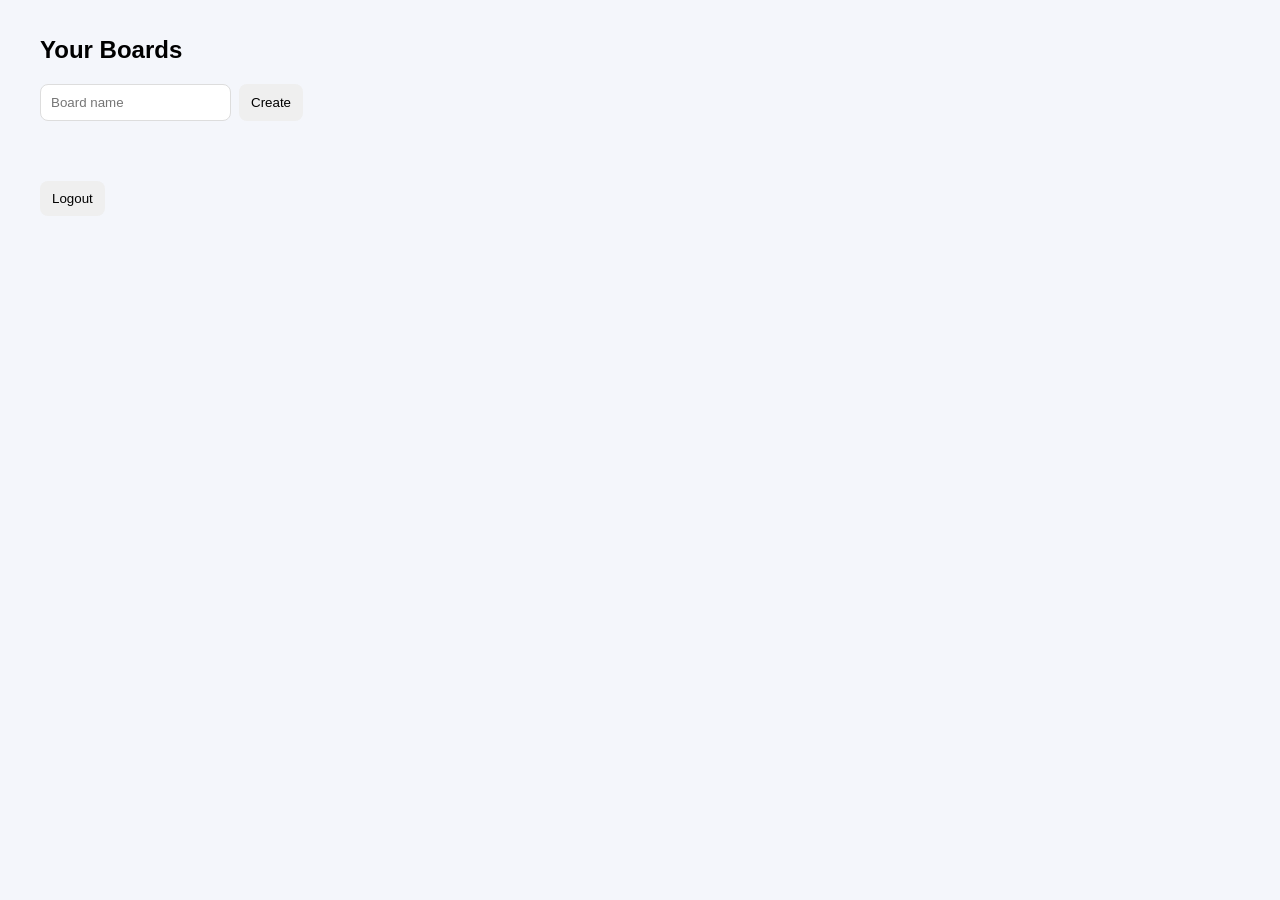
<file: frontend/dashboard.html>
<!doctype html>
<html>
<head>
  <meta charset="UTF-8">
  <title>Boards</title>
  <link rel="stylesheet" href="./style.css">
</head>
<body>

<div class="container">

<h2>Your Boards</h2>

<div class="row">
  <input id="boardName" placeholder="Board name">
  <button id="createBoard">Create</button>
</div>

<div id="boards" class="boardsGrid"></div>

<button class="logoutBtn" onclick="logout()">Logout</button>

</div>

<script src="./dashboard.js"></script>
</body>
</html>
</file>
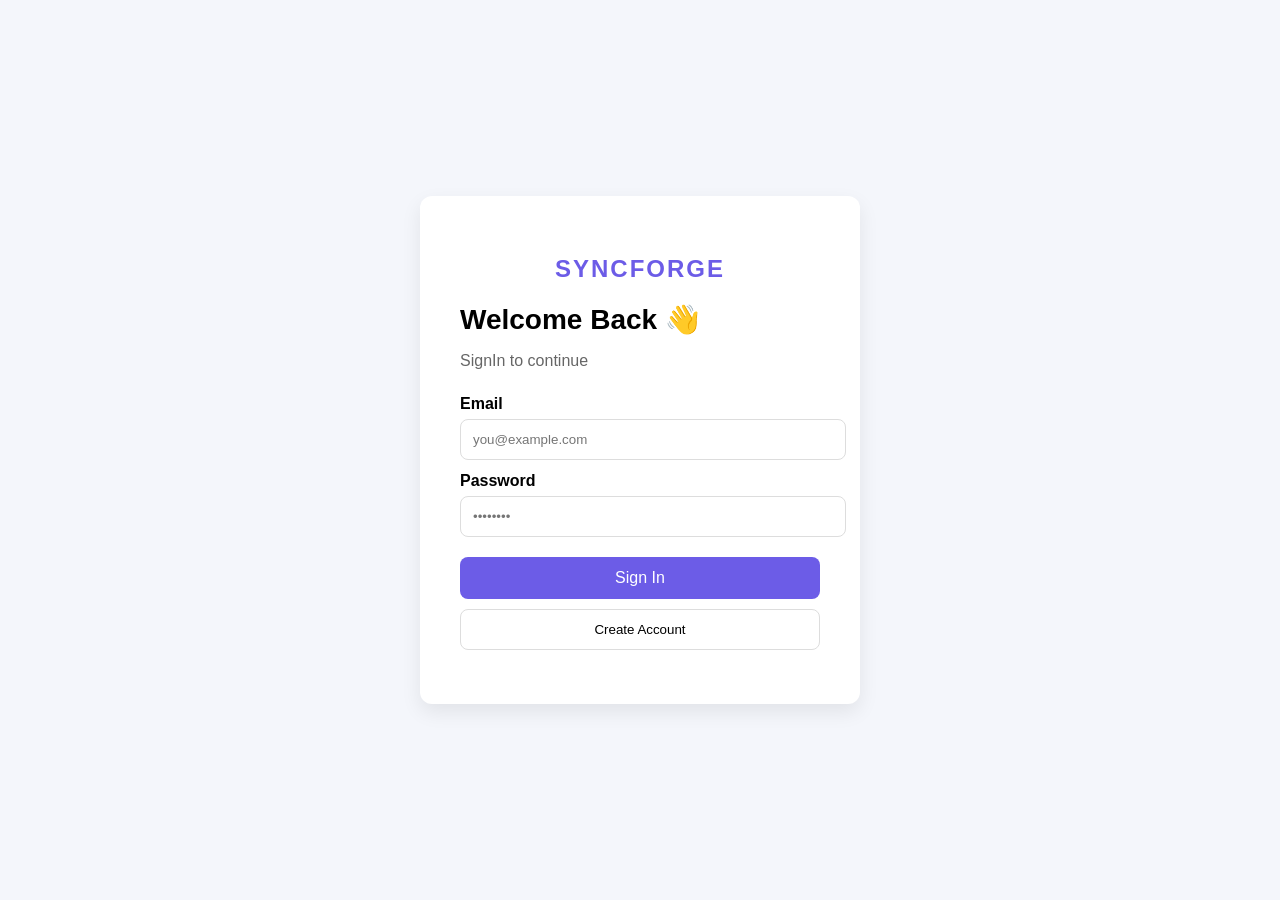
<file: frontend/login.html>
<!DOCTYPE html>
<html>
<head>
<meta charset="UTF-8">
<title>SyncForge Login</title>
<link rel="stylesheet" href="style.css">
</head>

<body>

<div class="loginContainer">

  <div class="loginCard">

    <h2 class="logo">SYNCFORGE</h2>

    <h1>Welcome Back 👋</h1>
    <p class="subtitle">SignIn to continue</p>

    <label>Email</label>
    <input id="email" placeholder="you@example.com">

    <label>Password</label>
    <input id="password" type="password" placeholder="••••••••">

    <button id="loginBtn">Sign In</button>

    <button id="registerBtn" class="signupBtn">
      Create Account
    </button>

    <p id="error"></p>

  </div>

</div>

<script src="login.js"></script>

</body>
</html>
</file>
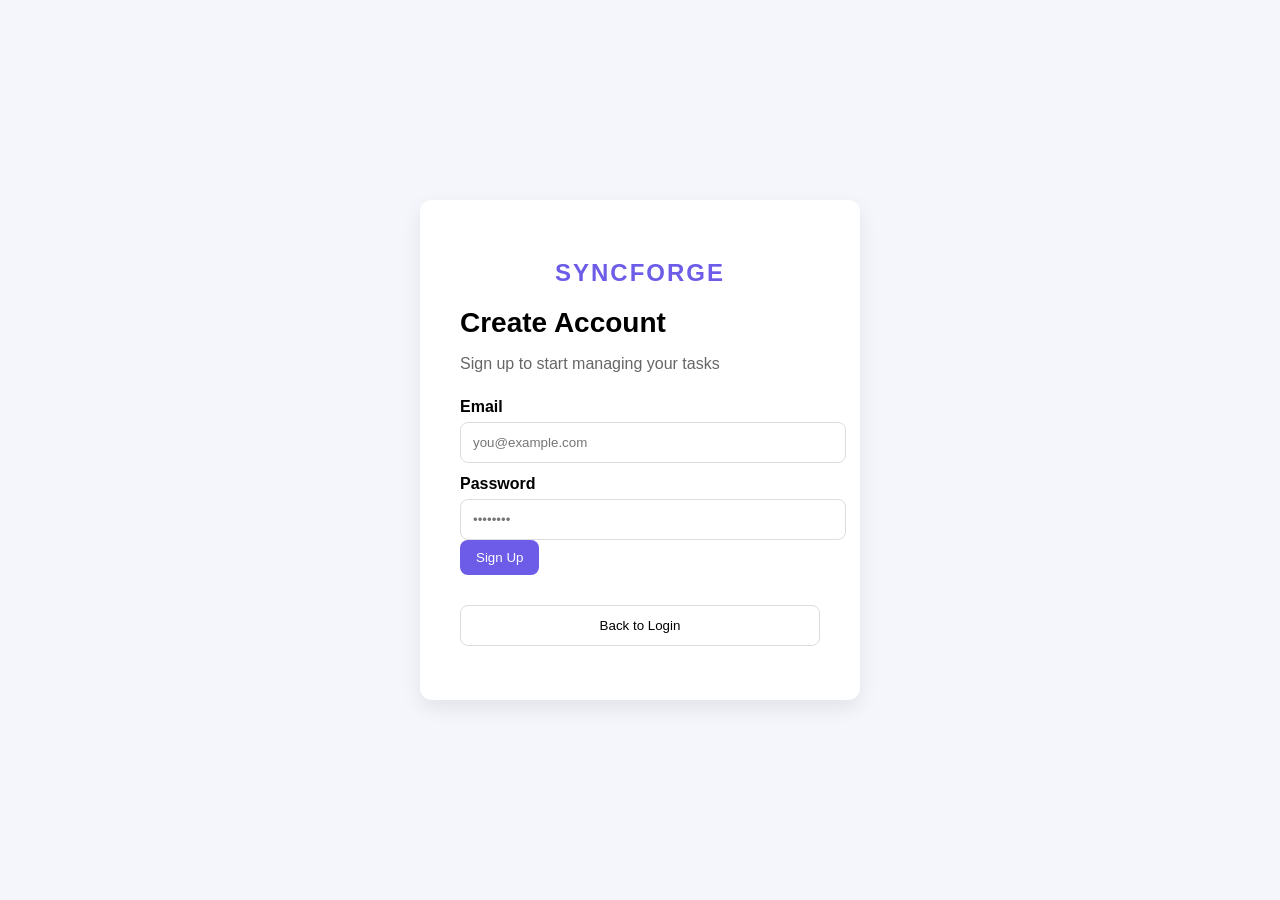
<file: frontend/signup.html>
<!DOCTYPE html>
<html>
<head>
<meta charset="UTF-8">
<title>SyncForge Sign Up</title>
<link rel="stylesheet" href="style.css">
</head>

<body>

<div class="loginContainer">

  <div class="loginCard">

    <h2 class="logo">SYNCFORGE</h2>

    <h1>Create Account</h1>
    <p class="subtitle">Sign up to start managing your tasks</p>

    <label>Email</label>
    <input id="email" placeholder="you@example.com">

    <label>Password</label>
    <input id="password" type="password" placeholder="••••••••">

    <button id="signupBtn" class="primaryBtn">
      Sign Up
    </button>

    <button onclick="window.location.href='login.html'" class="signupBtn">
      Back to Login
    </button>

    <p id="error"></p>

  </div>

</div>

<script src="signup.js"></script>

</body>
</html>
</file>
<file: frontend/style.css>
body { font-family: Arial, sans-serif; margin: 0; background: #f6f6f6; }
.container {
    max-width: 1200px;
    margin: 0 auto;
    padding: 16px;
  }
.card { background: white; padding: 16px; border-radius: 10px; margin-bottom: 12px; box-shadow: 0 2px 10px rgba(0,0,0,.06); }
.row { display: flex; gap: 8px; margin: 8px 0; flex-wrap: wrap; }
input, select { padding: 10px; border: 1px solid #ddd; border-radius: 8px; }
button { padding: 10px 12px; border: 0; border-radius: 8px; cursor: pointer; }
.hidden { display: none; }
.columns { display: grid; grid-template-columns: repeat(3, 1fr); gap: 12px; margin-top: 12px; }
.col { background: #fafafa; border: 1px solid #eee; border-radius: 10px; padding: 12px; }
.task { background: white; border: 1px solid #eee; border-radius: 10px; padding: 10px; margin-top: 8px; }
pre { background: #111; color: #0f0; padding: 10px; border-radius: 8px; overflow: auto; }
.boardMenu{
    position:absolute;
    top:10px;
    right:10px;
    font-size:20px;
    cursor:pointer;
  }
  
  .menuDropdown{
    display:none;
    position:absolute;
    right:0;
    top:25px;
    background:white;
    border:1px solid #ddd;
    border-radius:8px;
    box-shadow:0 2px 8px rgba(0,0,0,.1);
    z-index:10;
  }
  
  .menuDropdown button{
    padding:8px 12px;
    border:none;
    background:white;
    cursor:pointer;
  }
  
  .menuDropdown button:hover{
    background:#f2f2f2;
  }

  .boardsGrid{
    display:grid;
    grid-template-columns: repeat(3, 1fr);
    gap:20px;
    margin-top:20px;
  }

  .boardCard{
    background:white;
    border-radius:10px;
    padding:18px;
    height:140px;
    box-shadow:0 2px 10px rgba(0,0,0,.08);
    position:relative;
    cursor:pointer;
  }
  
  .boardCard:hover{
    transform:translateY(-3px);
    box-shadow:0 6px 18px rgba(0,0,0,.12);
  }
  

  .boardCardContent{
    width:100%;
    height:100%;
    position:relative;
  }
  
  .boardCard h3{
    margin:0;
    font-size:20px;
    font-weight:600;
  }
  .boardFooter{
    margin-top:40px;
  }


  body{
    margin:0;
    font-family:Arial, Helvetica, sans-serif;
    background:#f4f6fb;
  }
  
  /* CENTER PAGE */
  
  .loginContainer{
    height:100vh;
    display:flex;
    justify-content:center;
    align-items:center;
  }
  
  /* LOGIN CARD */
  
  .loginCard{
    width:360px;
    background:white;
    padding:40px;
    border-radius:12px;
    box-shadow:0 8px 20px rgba(0,0,0,0.08);
  }
  
  /* LOGO */
  
  .logo{
    text-align:center;
    color:#6C5CE7;
    letter-spacing:2px;
    margin-bottom:20px;
  }
  
  /* TEXT */
  
  .loginCard h1{
    font-size:28px;
    margin-bottom:5px;
  }
  
  .subtitle{
    color:#666;
    margin-bottom:25px;
  }
  
  /* INPUTS */
  
  .loginCard label{
    margin-top:12px;
    display:block;
    font-weight:600;
  }
  
  .loginCard input{
    width:100%;
    padding:12px;
    margin-top:6px;
    border-radius:8px;
    border:1px solid #ddd;
  }
  
  /* BUTTON */
  
  #loginBtn{
    width:100%;
    padding:12px;
    margin-top:20px;
    border:none;
    border-radius:8px;
    background:#6C5CE7;
    color:white;
    font-size:16px;
    cursor:pointer;
  }

  .logoutBtn{
    margin-top:40px;
  }
  
  /* SIGNUP BUTTON */
  
  .signupBtn{
    width:100%;
    padding:12px;
    margin-top:10px;
    border-radius:8px;
    border:1px solid #ddd;
    background:white;
    cursor:pointer;
  }
  
  /* ERROR */
  
  #error{
    color:red;
    margin-top:10px;
    font-size:14px;
  }
  
  .primaryBtn:hover{
    background:#5748d6;
  }
  
  .signupBtn{
    width:100%;
    padding:12px;
    margin-top:10px;
    border-radius:8px;
    border:1px solid #ddd;
    background:white;
    cursor:pointer;
  }

  .primaryBtn{
    padding:10px 16px;
    background:#6C5CE7;
    color:white;
    border:none;
    border-radius:8px;
    cursor:pointer;
    margin-bottom:20px;
  }
  
  /* BACKGROUND OVERLAY */

.modal{
    position:fixed;
    top:0;
    left:0;
    width:100%;
    height:100%;
    background:rgba(0,0,0,0.35);
    display:flex;
    justify-content:center;
    align-items:center;
    z-index:1000;
  }
  
  /* MODAL CARD */
  
  .modalContent{
    background:white;
    padding:30px;
    width:380px;
    border-radius:12px;
    box-shadow:0 15px 40px rgba(0,0,0,0.2);
  }
  
  /* TITLE */
  
  .modalContent h3{
    margin-top:0;
    margin-bottom:20px;
  }
  
  /* LABELS */
  
  .modalContent label{
    display:block;
    margin-top:15px;
    font-weight:600;
  }
  
  /* INPUTS */
  
  .modalContent input,
  .modalContent select{
    width:100%;
    padding:10px;
    margin-top:6px;
    border-radius:8px;
    border:1px solid #ddd;
    font-size:14px;
  }
  
  /* BUTTON AREA */
  
  .modalButtons{
    display:flex;
    justify-content:space-between;
    margin-top:25px;
  }
  
  /* ADD BUTTON */
  
  .modalButtons button:first-child{
    background:#6C5CE7;
    color:white;
    border:none;
    padding:10px 18px;
    border-radius:8px;
    cursor:pointer;
  }
  
  /* CANCEL BUTTON */
  
  .modalButtons button:last-child{
    background:#eee;
    border:none;
    padding:10px 18px;
    border-radius:8px;
    cursor:pointer;
  }
  
  /* HIDE MODAL */
  
  .hidden{
    display:none;
  }

  .modalButtons button:first-child:hover{
    background:#5748d6;
  }

  .inviteRow{
    display:flex;
    gap:10px;
    align-items:center;
  }
    
    .inviteRow input{
    width:250px;
    padding:10px;
    border:1px solid #ddd;
    border-radius:8px;
    }
    
    .inviteBtn{
    width:auto;
    padding:10px 18px;
    background:#6C5CE7;
    color:white;
    border:none;
    border-radius:8px;
    cursor:pointer;
    }
    .boardMeta{
        position:absolute;
        bottom:12px;
        left:16px;
        font-size:13px;
        color:#666;
        line-height:1.4;
      }
    
      .boardCardHeader h3{
        margin:0;
        font-size:20px;
      }
      
      .boardCardMeta{
        margin-top:10px;
        font-size:13px;
        color:#555;
      }
      
      .boardCardMeta div{
        margin-top:4px;
      }

      .boardHeader{
        background:white;
        padding:16px;
        border-radius:10px;
        box-shadow:0 2px 10px rgba(0,0,0,.06);
        margin-bottom:20px;
      }
      
      .boardHeaderTop{
        display:flex;
        justify-content:space-between;
        align-items:center;
        margin-bottom:15px;
      }
      
      .boardHeaderTop h2{
        font-size:22px;
        font-weight:600;
      }
      
      .addTaskBtn{
        width:auto;
      }

      .taskHeader{
        display:flex;
        justify-content:space-between;
        align-items:center;
        }
        
        .taskMenu{
        position:relative;
        cursor:pointer;
        }
        
        .taskDropdown{
        display:none;
        position:absolute;
        right:0;
        top:20px;
        background:white;
        border:1px solid #ddd;
        border-radius:6px;
        box-shadow:0 2px 8px rgba(0,0,0,.1);
        }
        
        .taskDropdown button{
        display:block;
        border:none;
        background:white;
        padding:8px 12px;
        width:100%;
        cursor:pointer;
        }
        
        .taskDropdown button:hover{
        background:#f2f2f2;
        }

        .taskDesc{
            font-size:13px;
            color:#666;
            margin-top:4px;
            }
        
            .task{
                cursor:grab;
                }
                
                .task:active{
                cursor:grabbing;
                }
</file>
